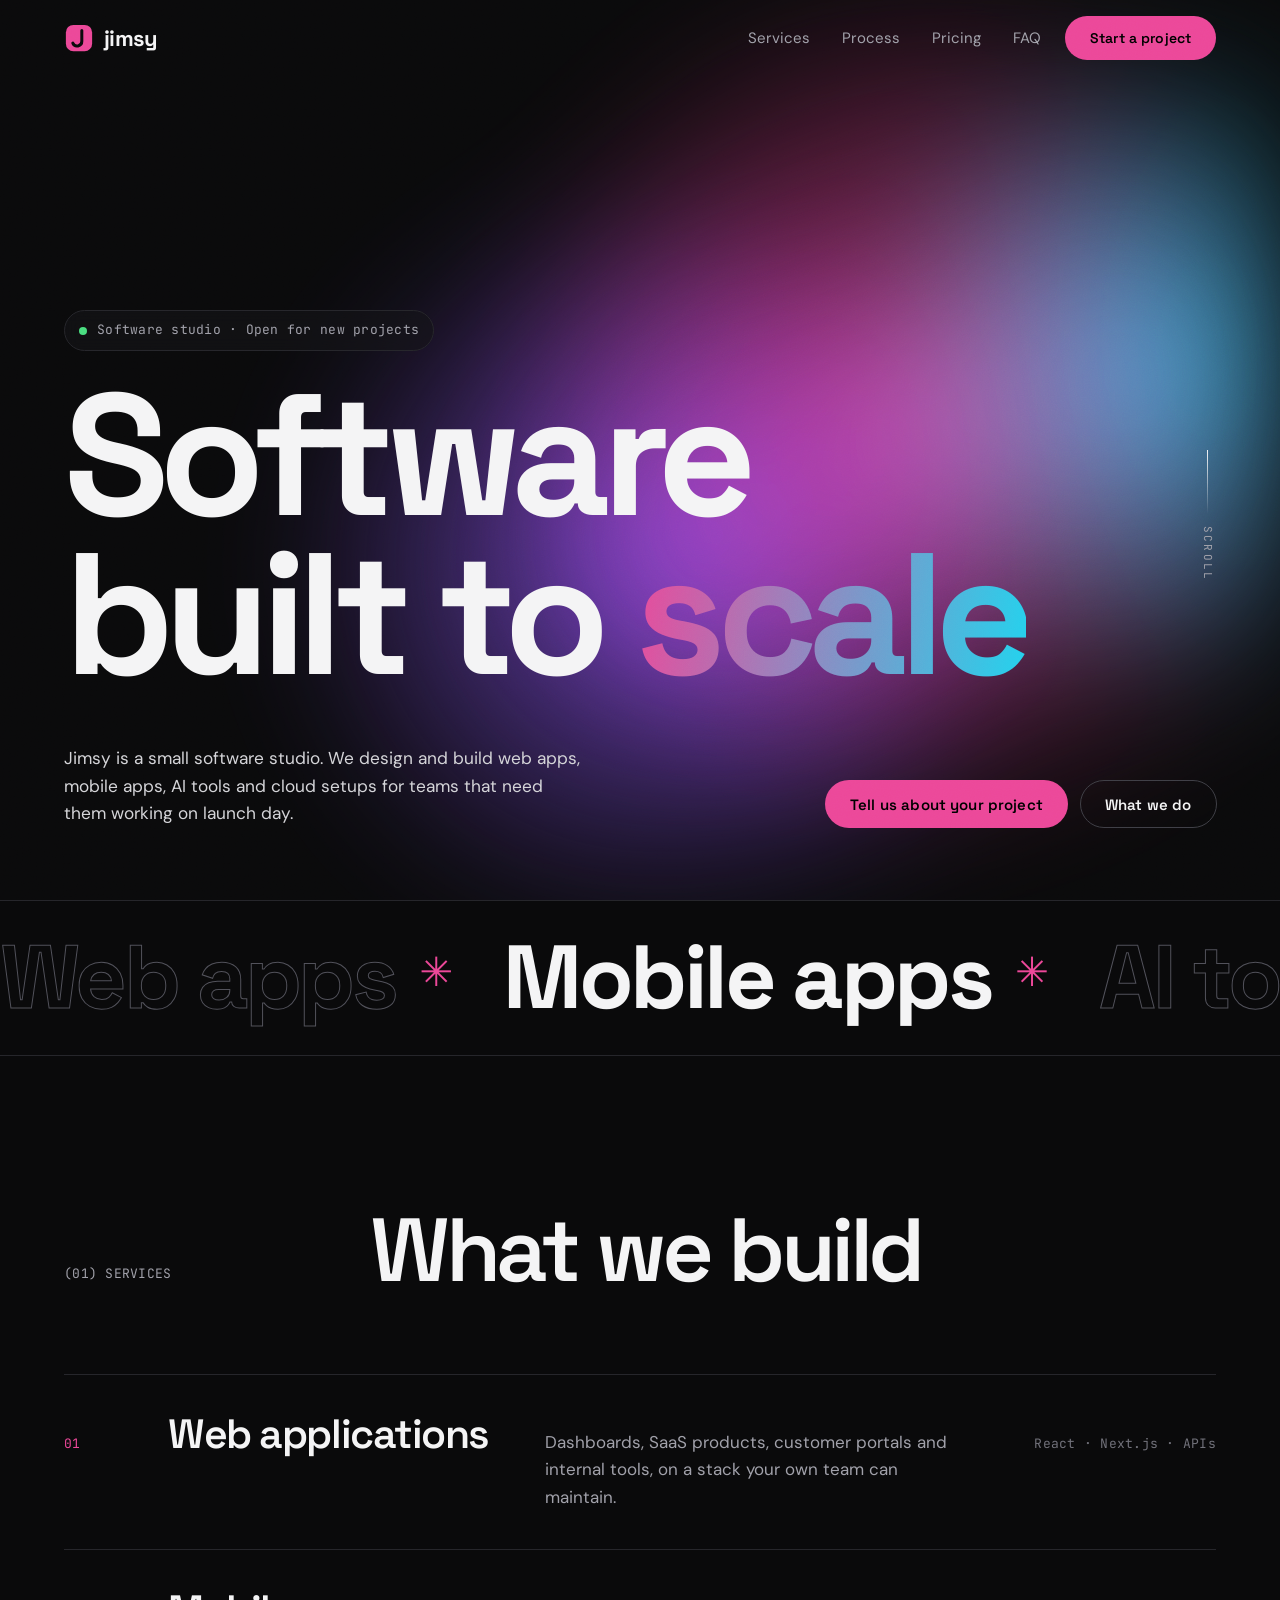
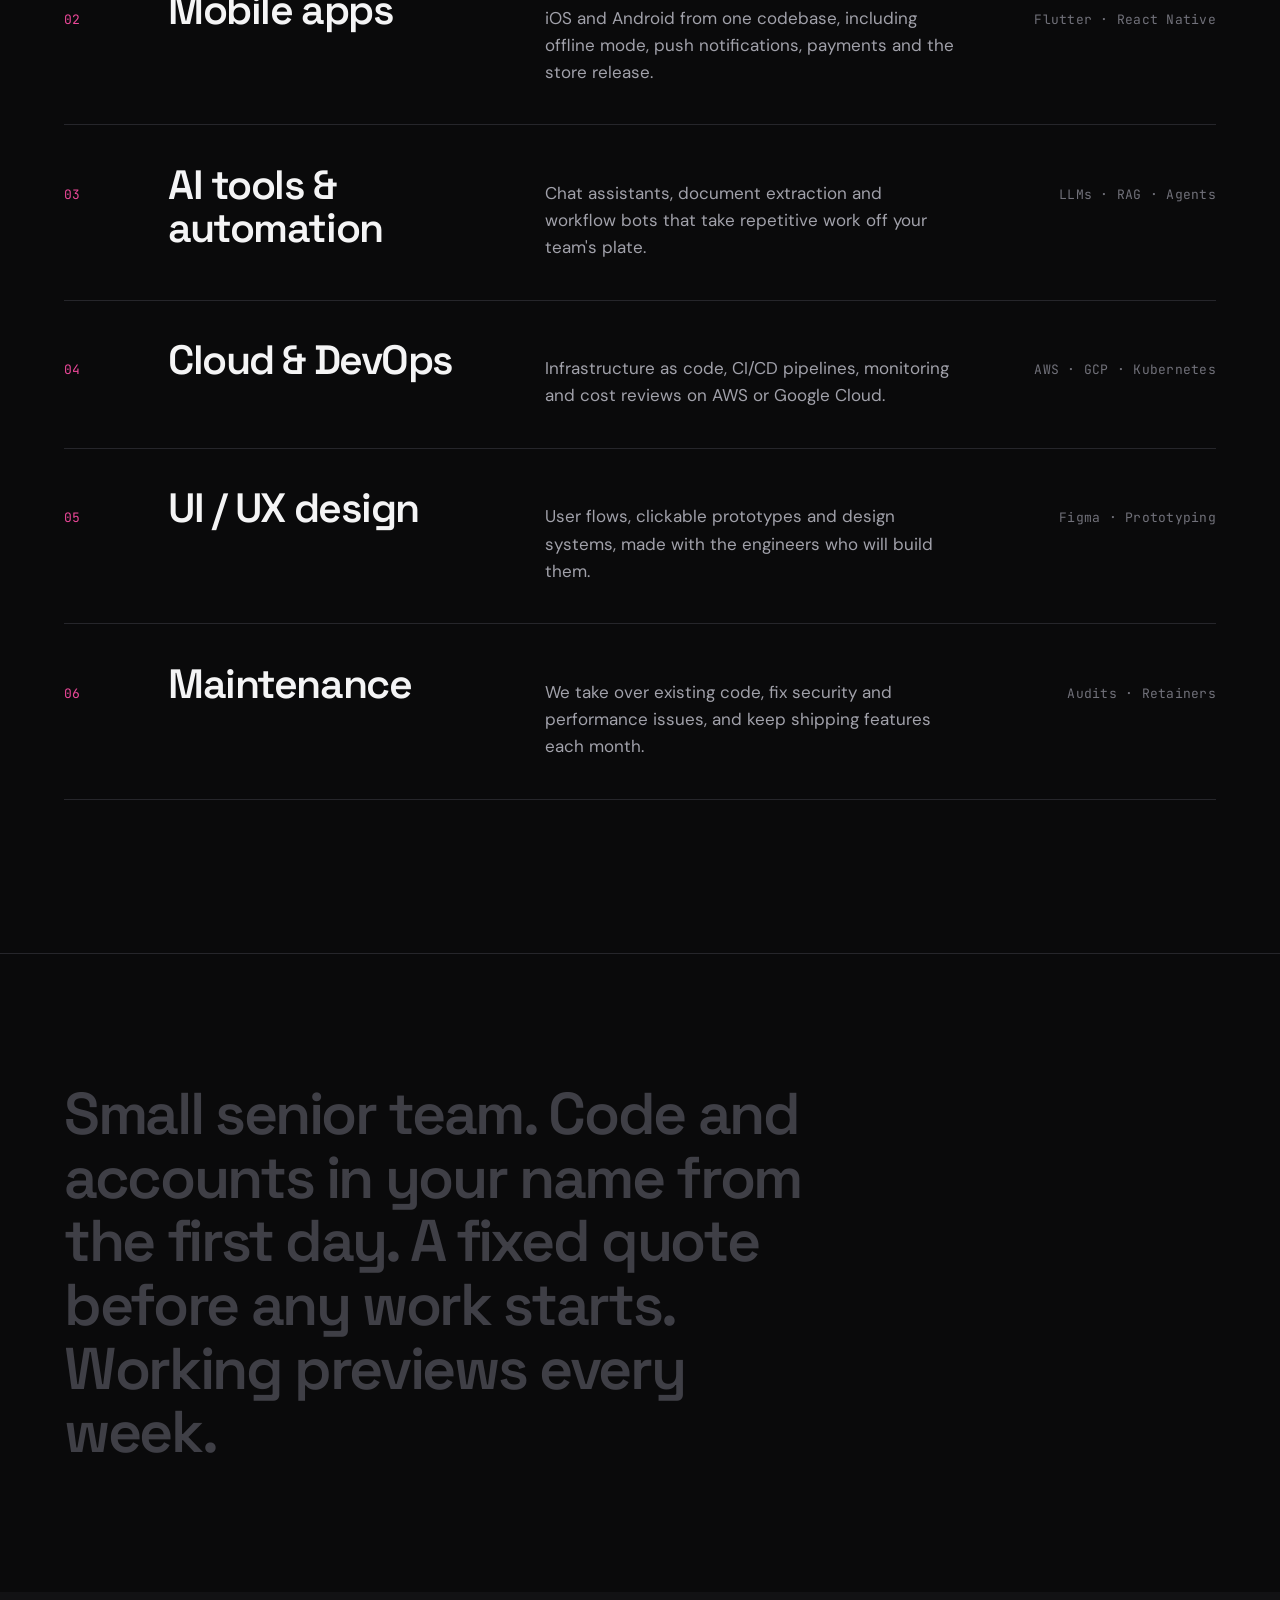
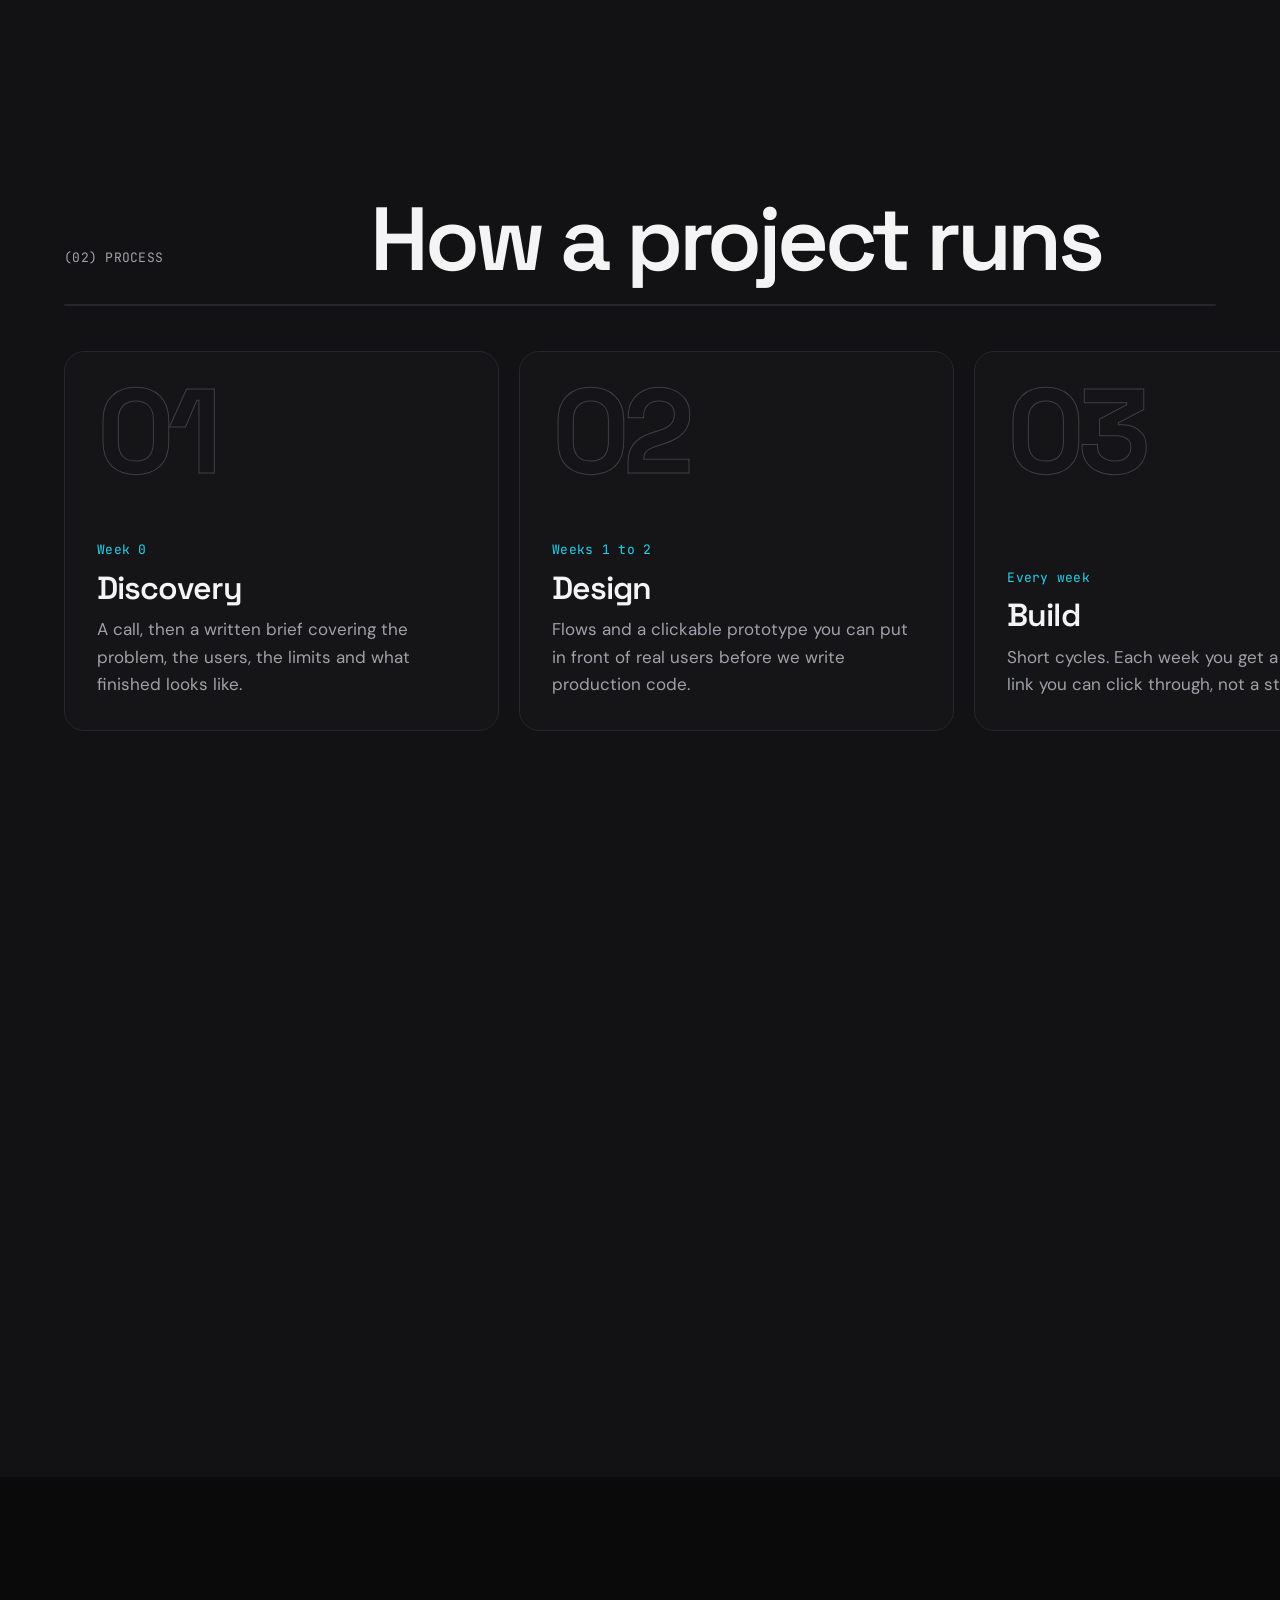
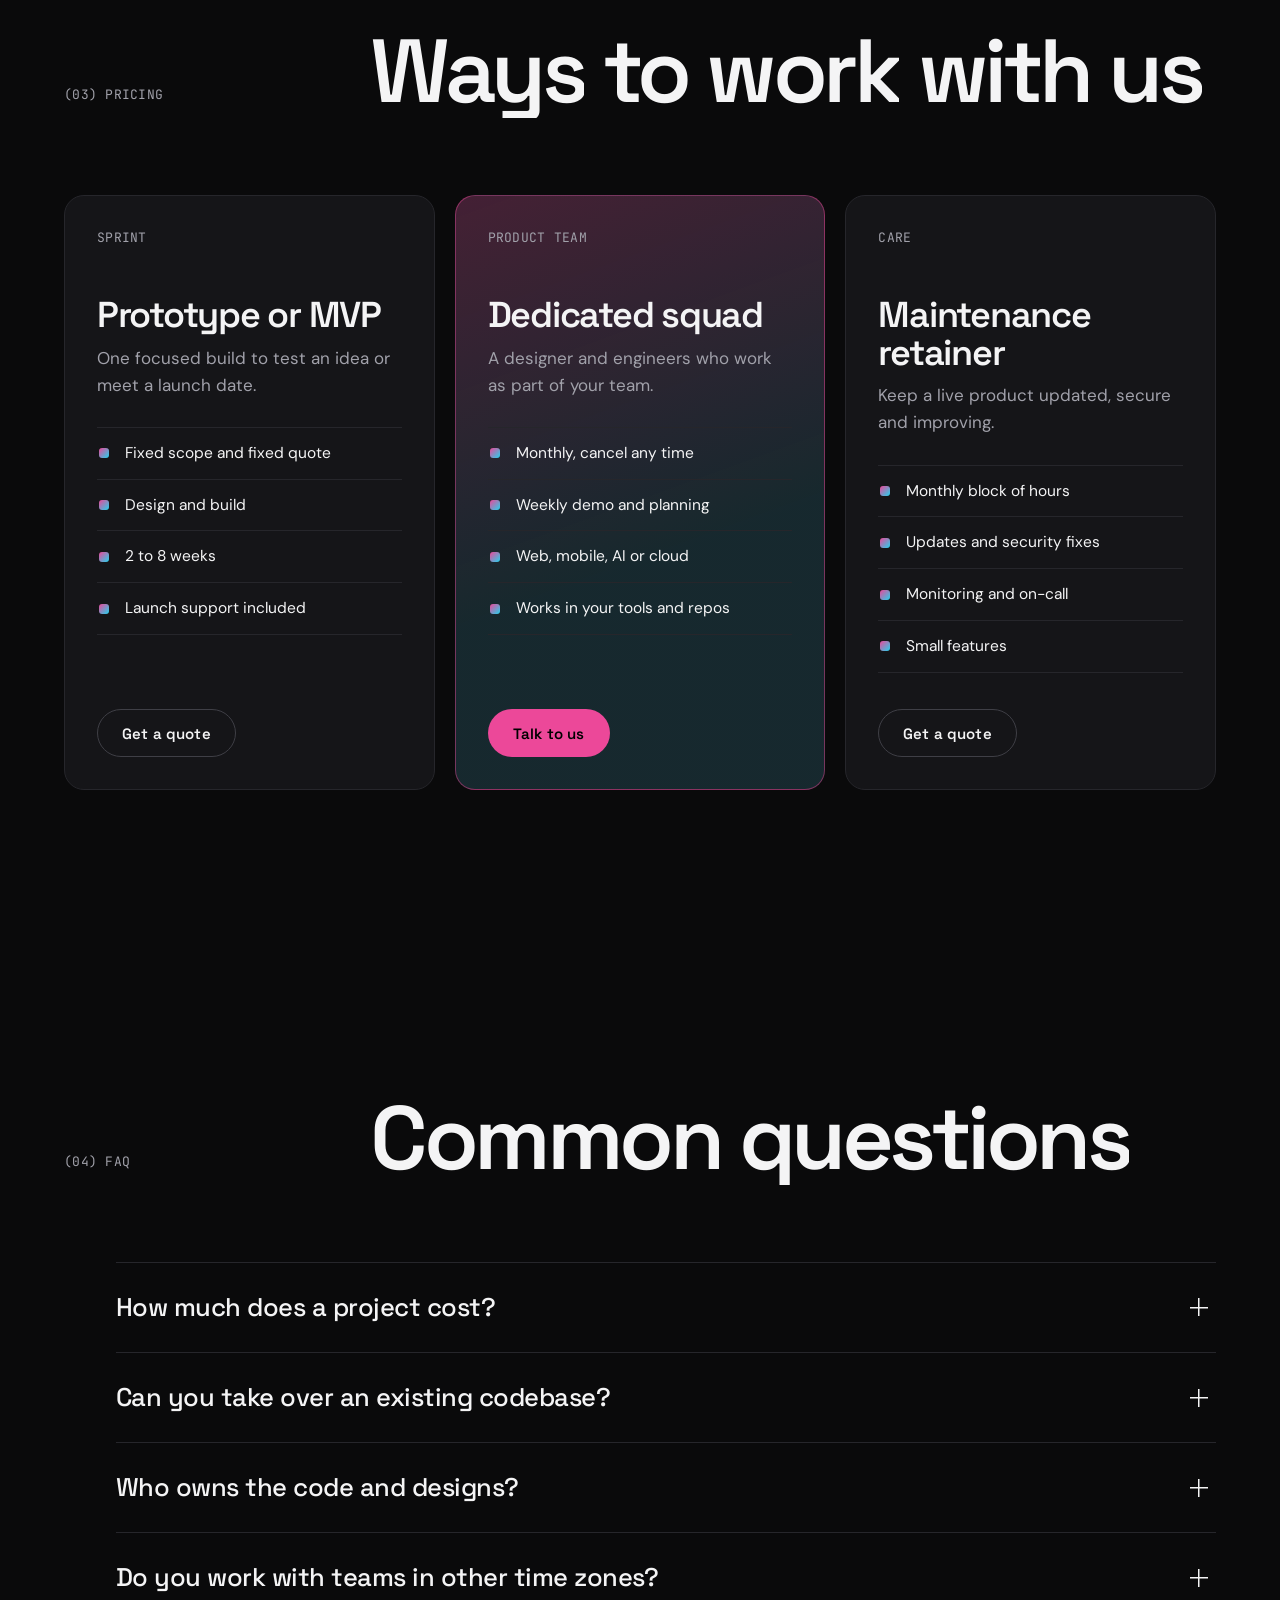
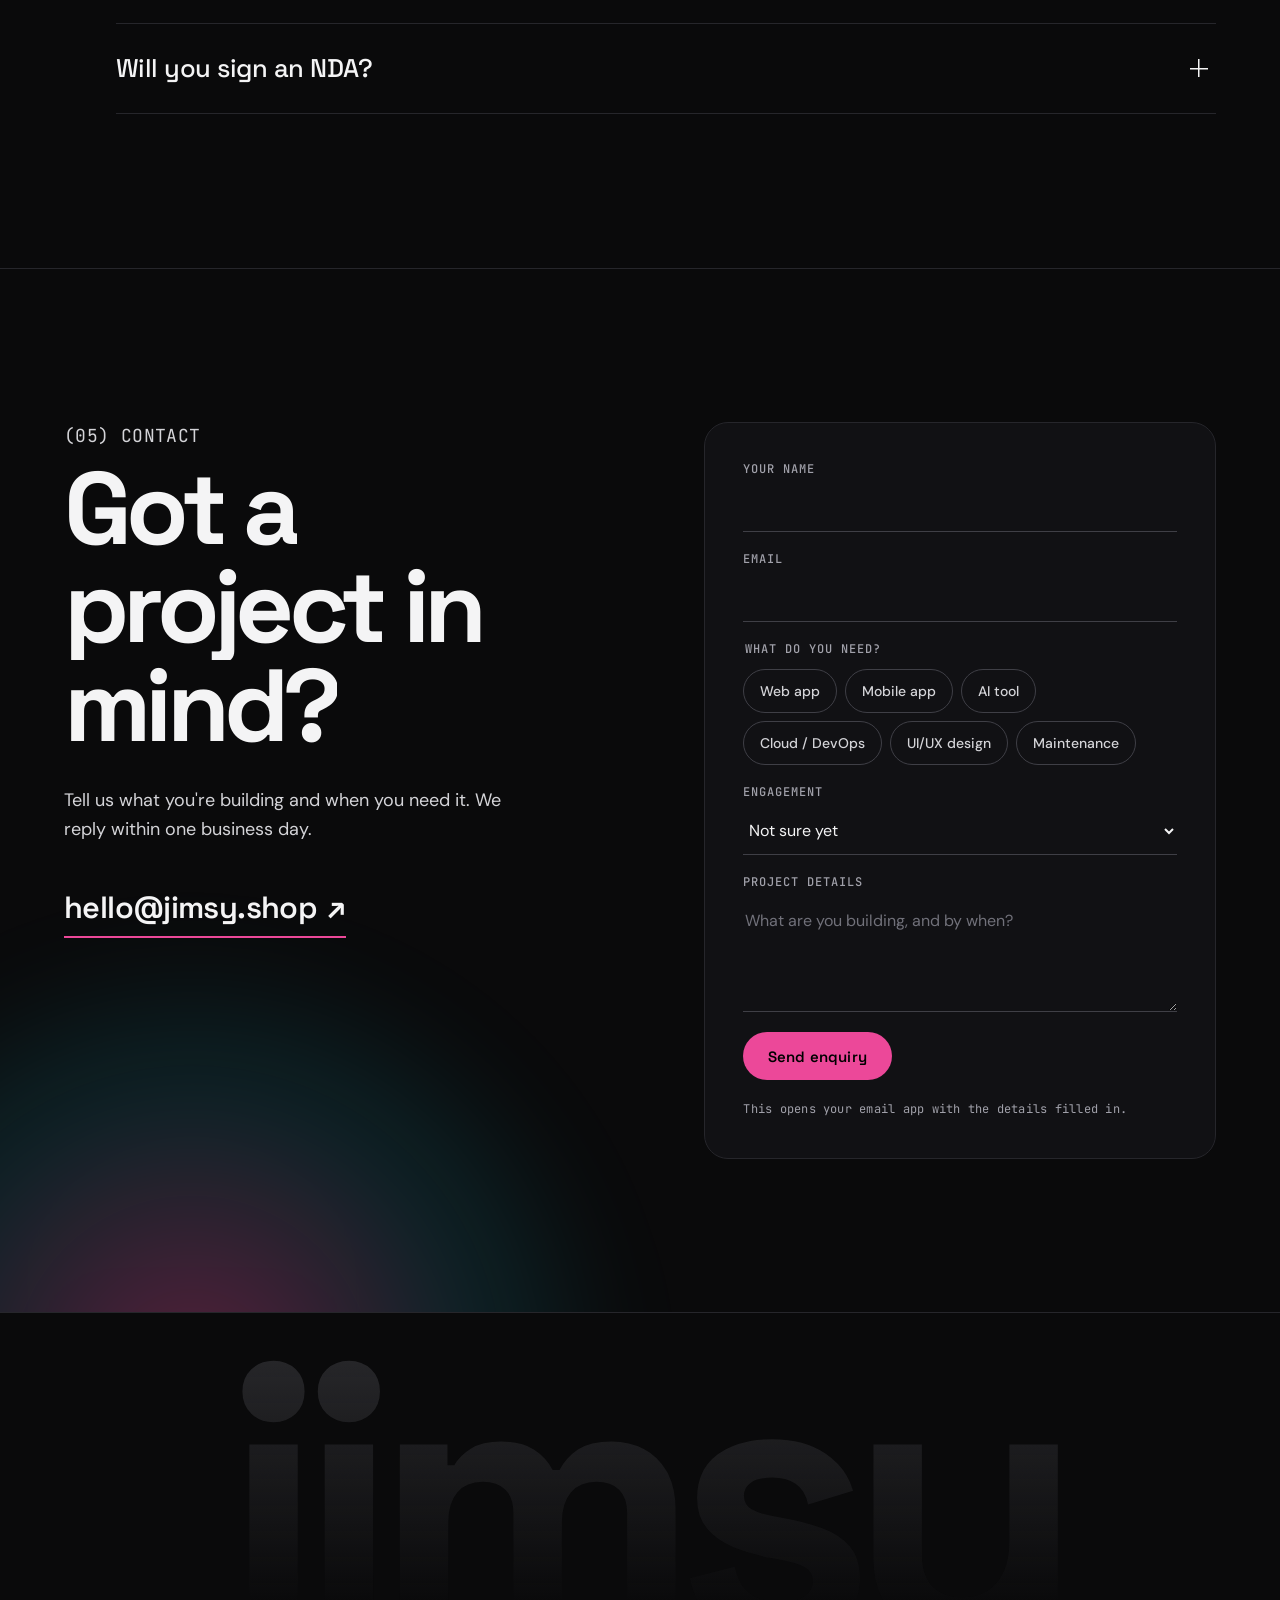
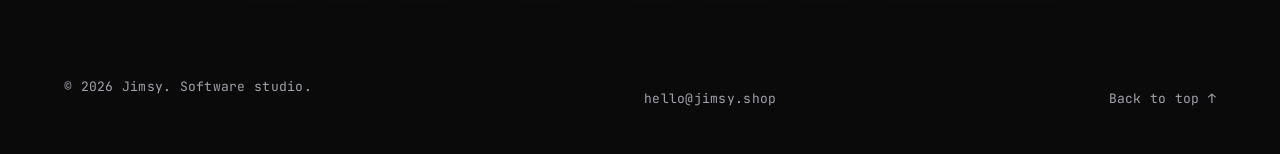
<file: index.html>
<!doctype html>
<html lang="en">
<head>
  <meta charset="utf-8">
  <meta name="viewport" content="width=device-width, initial-scale=1">
  <title>Jimsy | Software studio for web, mobile and AI</title>
  <meta name="description" content="Jimsy is a small software studio. We design and build web apps, mobile apps, AI tools and cloud setups.">
  <meta name="theme-color" content="#0a0a0b">
  <link rel="canonical" href="https://jimsy.shop/">
  <meta property="og:type" content="website">
  <meta property="og:title" content="Jimsy | Software studio for web, mobile and AI">
  <meta property="og:description" content="Web apps, mobile apps, AI tools and cloud setups, designed and built by one small team.">
  <meta property="og:url" content="https://jimsy.shop/">
  <meta property="og:image" content="https://jimsy.shop/og.svg">
  <meta name="twitter:card" content="summary_large_image">
  <link rel="icon" href="favicon.svg" type="image/svg+xml">
  <link rel="preconnect" href="https://fonts.googleapis.com">
  <link rel="preconnect" href="https://fonts.gstatic.com" crossorigin>
  <link href="https://fonts.googleapis.com/css2?family=Space+Grotesk:wght@400;500;600;700&family=DM+Sans:opsz,wght@9..40,400;9..40,500;9..40,700&family=JetBrains+Mono:wght@400;500&display=swap" rel="stylesheet">
  <link rel="stylesheet" href="styles.css">
  <script type="application/ld+json">
  {"@context":"https://schema.org","@type":"ProfessionalService","name":"Jimsy","url":"https://jimsy.shop/","description":"Software studio: web apps, mobile apps, AI tools, cloud and UI/UX design.","email":"hello@jimsy.shop"}
  </script>
</head>
<body>
  <a class="skip" href="#main">Skip to content</a>
  <div class="cursor" aria-hidden="true"></div>

  <header class="nav" id="top">
    <a class="brand" href="#top" aria-label="Jimsy home">
      <svg viewBox="0 0 32 32" aria-hidden="true"><rect x="2" y="2" width="28" height="28" rx="8" fill="var(--accent)"/><path d="M19 8v11.5a5 5 0 0 1-9.6 2" fill="none" stroke="var(--bg)" stroke-width="3.2" stroke-linecap="round"/></svg>
      <span>jimsy</span>
    </a>
    <nav aria-label="Primary">
      <ul class="nav-links">
        <li><a href="#services">Services</a></li>
        <li><a href="#process">Process</a></li>
        <li><a href="#engage">Pricing</a></li>
        <li><a href="#faq">FAQ</a></li>
      </ul>
    </nav>
    <a class="btn btn-accent nav-cta magnetic" href="#contact">Start a project</a>
    <button class="menu" aria-label="Open menu" aria-expanded="false" aria-controls="mobile-nav"><span></span><span></span></button>
  </header>
  <div class="mobile-nav" id="mobile-nav" hidden>
    <a href="#services">Services</a><a href="#process">Process</a><a href="#engage">Pricing</a><a href="#faq">FAQ</a><a href="#contact">Start a project</a>
  </div>

  <main id="main">
    <!-- HERO -->
    <section class="hero">
      <canvas id="orb" aria-hidden="true"></canvas>
      <div class="hero-inner">
        <p class="eyebrow mono"><span class="dot"></span>Software studio · Open for new projects</p>
        <h1 class="hero-title">
          <span class="line"><span>Software</span></span>
          <span class="line"><span>built to <i class="swap"><span id="swap-word">ship</span></i></span></span>
        </h1>
        <div class="hero-foot">
          <p class="lede">Jimsy is a small software studio. We design and build web apps, mobile apps, AI tools and cloud setups for teams that need them working on launch day.</p>
          <div class="hero-actions">
            <a class="btn btn-accent magnetic" href="#contact">Tell us about your project</a>
            <a class="btn btn-line magnetic" href="#services">What we do</a>
          </div>
        </div>
      </div>
      <a class="scroll-cue mono" href="#services" aria-label="Scroll to services"><span></span>Scroll</a>
    </section>

    <!-- MARQUEE -->
    <div class="marquee" aria-hidden="true">
      <div class="marquee-track">
        <span>Web apps</span><span>Mobile apps</span><span>AI tools</span><span>Cloud</span><span>UI/UX</span><span>Maintenance</span>
        <span>Web apps</span><span>Mobile apps</span><span>AI tools</span><span>Cloud</span><span>UI/UX</span><span>Maintenance</span>
      </div>
    </div>

    <!-- SERVICES -->
    <section class="section" id="services">
      <div class="section-head">
        <p class="kicker mono">(01) Services</p>
        <h2 class="h2 split">What we build</h2>
      </div>
      <ol class="rows">
        <li class="row reveal">
          <span class="row-n mono">01</span>
          <h3>Web applications</h3>
          <p>Dashboards, SaaS products, customer portals and internal tools, on a stack your own team can maintain.</p>
          <span class="row-tags mono">React · Next.js · APIs</span>
        </li>
        <li class="row reveal">
          <span class="row-n mono">02</span>
          <h3>Mobile apps</h3>
          <p>iOS and Android from one codebase, including offline mode, push notifications, payments and the store release.</p>
          <span class="row-tags mono">Flutter · React Native</span>
        </li>
        <li class="row reveal">
          <span class="row-n mono">03</span>
          <h3>AI tools &amp; automation</h3>
          <p>Chat assistants, document extraction and workflow bots that take repetitive work off your team's plate.</p>
          <span class="row-tags mono">LLMs · RAG · Agents</span>
        </li>
        <li class="row reveal">
          <span class="row-n mono">04</span>
          <h3>Cloud &amp; DevOps</h3>
          <p>Infrastructure as code, CI/CD pipelines, monitoring and cost reviews on AWS or Google Cloud.</p>
          <span class="row-tags mono">AWS · GCP · Kubernetes</span>
        </li>
        <li class="row reveal">
          <span class="row-n mono">05</span>
          <h3>UI / UX design</h3>
          <p>User flows, clickable prototypes and design systems, made with the engineers who will build them.</p>
          <span class="row-tags mono">Figma · Prototyping</span>
        </li>
        <li class="row reveal">
          <span class="row-n mono">06</span>
          <h3>Maintenance</h3>
          <p>We take over existing code, fix security and performance issues, and keep shipping features each month.</p>
          <span class="row-tags mono">Audits · Retainers</span>
        </li>
      </ol>
    </section>

    <!-- STATEMENT -->
    <section class="statement">
      <p class="statement-text" id="statement">Small senior team. Code and accounts in your name from the first day. A fixed quote before any work starts. Working previews every week.</p>
    </section>

    <!-- PROCESS (horizontal pin on desktop) -->
    <section class="process" id="process">
      <div class="process-pin">
        <div class="process-head">
          <p class="kicker mono">(02) Process</p>
          <h2 class="h2">How a project runs</h2>
          <div class="progress" aria-hidden="true"><span id="progress-bar"></span></div>
        </div>
        <div class="track" id="track">
          <article class="card">
            <span class="card-n">01</span>
            <p class="mono card-when">Week 0</p>
            <h3>Discovery</h3>
            <p>A call, then a written brief covering the problem, the users, the limits and what finished looks like.</p>
          </article>
          <article class="card">
            <span class="card-n">02</span>
            <p class="mono card-when">Weeks 1 to 2</p>
            <h3>Design</h3>
            <p>Flows and a clickable prototype you can put in front of real users before we write production code.</p>
          </article>
          <article class="card">
            <span class="card-n">03</span>
            <p class="mono card-when">Every week</p>
            <h3>Build</h3>
            <p>Short cycles. Each week you get a preview link you can click through, not a status report.</p>
          </article>
          <article class="card">
            <span class="card-n">04</span>
            <p class="mono card-when">Launch and after</p>
            <h3>Launch &amp; support</h3>
            <p>Release, monitoring and handover notes. The repos, cloud accounts and passwords stay with you.</p>
          </article>
        </div>
      </div>
    </section>

    <!-- ENGAGEMENTS -->
    <section class="section" id="engage">
      <div class="section-head">
        <p class="kicker mono">(03) Pricing</p>
        <h2 class="h2 split">Ways to work with us</h2>
      </div>
      <div class="plans">
        <article class="plan reveal">
          <p class="plan-name mono">Sprint</p>
          <h3>Prototype or MVP</h3>
          <p class="plan-desc">One focused build to test an idea or meet a launch date.</p>
          <ul class="plan-list"><li>Fixed scope and fixed quote</li><li>Design and build</li><li>2 to 8 weeks</li><li>Launch support included</li></ul>
          <a class="btn btn-line" href="#contact" data-plan="Sprint">Get a quote</a>
        </article>
        <article class="plan plan-feature reveal">
          <p class="plan-name mono">Product team</p>
          <h3>Dedicated squad</h3>
          <p class="plan-desc">A designer and engineers who work as part of your team.</p>
          <ul class="plan-list"><li>Monthly, cancel any time</li><li>Weekly demo and planning</li><li>Web, mobile, AI or cloud</li><li>Works in your tools and repos</li></ul>
          <a class="btn btn-accent" href="#contact" data-plan="Product team">Talk to us</a>
        </article>
        <article class="plan reveal">
          <p class="plan-name mono">Care</p>
          <h3>Maintenance retainer</h3>
          <p class="plan-desc">Keep a live product updated, secure and improving.</p>
          <ul class="plan-list"><li>Monthly block of hours</li><li>Updates and security fixes</li><li>Monitoring and on-call</li><li>Small features</li></ul>
          <a class="btn btn-line" href="#contact" data-plan="Care">Get a quote</a>
        </article>
      </div>
    </section>

    <!-- FAQ -->
    <section class="section faq" id="faq">
      <div class="section-head">
        <p class="kicker mono">(04) FAQ</p>
        <h2 class="h2 split">Common questions</h2>
      </div>
      <div class="faq-list">
        <details class="reveal"><summary>How much does a project cost?</summary><p>It depends on the scope. After a short call we send a written fixed quote, so you know the price before work begins.</p></details>
        <details class="reveal"><summary>Can you take over an existing codebase?</summary><p>Yes. We start with a short paid audit, walk you through what we found, and agree a plan for fixes and new features.</p></details>
        <details class="reveal"><summary>Who owns the code and designs?</summary><p>You do. The work lives in your repositories and accounts, and full rights pass to you once invoices are paid.</p></details>
        <details class="reveal"><summary>Do you work with teams in other time zones?</summary><p>Yes. We work remotely and keep a few hours of overlap each day for calls.</p></details>
        <details class="reveal"><summary>Will you sign an NDA?</summary><p>Yes. Send us yours, or we can share a standard mutual NDA.</p></details>
      </div>
    </section>

    <!-- CONTACT -->
    <section class="contact" id="contact">
      <div class="contact-inner">
        <div class="contact-copy">
          <p class="kicker mono">(05) Contact</p>
          <h2 class="contact-title split">Got a project in mind?</h2>
          <p>Tell us what you're building and when you need it. We reply within one business day.</p>
          <a class="mail magnetic" href="mailto:hello@jimsy.shop">hello@jimsy.shop <span aria-hidden="true">↗</span></a>
        </div>
        <form class="form reveal" id="contact-form" novalidate>
          <label>Your name<input name="name" autocomplete="name" required></label>
          <label>Email<input name="email" type="email" autocomplete="email" required></label>
          <fieldset>
            <legend>What do you need?</legend>
            <div class="chips">
              <label><input type="checkbox" name="need" value="Web app"><span>Web app</span></label>
              <label><input type="checkbox" name="need" value="Mobile app"><span>Mobile app</span></label>
              <label><input type="checkbox" name="need" value="AI tool"><span>AI tool</span></label>
              <label><input type="checkbox" name="need" value="Cloud / DevOps"><span>Cloud / DevOps</span></label>
              <label><input type="checkbox" name="need" value="UI/UX design"><span>UI/UX design</span></label>
              <label><input type="checkbox" name="need" value="Maintenance"><span>Maintenance</span></label>
            </div>
          </fieldset>
          <label>Engagement
            <select name="plan"><option>Not sure yet</option><option>Sprint</option><option>Product team</option><option>Care</option></select>
          </label>
          <label>Project details<textarea name="message" rows="4" placeholder="What are you building, and by when?" required></textarea></label>
          <button class="btn btn-accent magnetic" type="submit">Send enquiry</button>
          <p class="form-note mono" id="form-note" role="status">This opens your email app with the details filled in.</p>
        </form>
      </div>
    </section>
  </main>

  <footer class="footer">
    <div class="footer-big" aria-hidden="true">jimsy</div>
    <div class="footer-row mono">
      <span>© <span id="year">2026</span> Jimsy. Software studio.</span>
      <a href="mailto:hello@jimsy.shop">hello@jimsy.shop</a>
      <a href="#top">Back to top ↑</a>
    </div>
  </footer>

  <script src="main.js" defer></script>
</body>
</html>
</file>
<file: styles.css>
/* Jimsy | dark, motion-driven. Tokens follow the ui-ux-pro-max design system
   (Motion-Driven style, Space Grotesk + DM Sans, creative-agency pink + cyan on dark). */
:root {
  --bg: #0a0a0b;
  --bg-2: #121214;
  --card: #151518;
  --fg: #f4f4f5;
  --muted: #a1a1aa;            /* 7.5:1 on --bg */
  --line: #26262b;
  --primary: #ec4899;          /* CTA fill, black label (on-primary) */
  --on-primary: #000;
  --cyan: #22d3ee;
  --accent: var(--primary);
  --head: "Space Grotesk", system-ui, sans-serif;
  --body: "DM Sans", system-ui, -apple-system, Segoe UI, sans-serif;
  --mono: "JetBrains Mono", ui-monospace, Consolas, monospace;
  --pad: clamp(20px, 5vw, 80px);
  --radius: 20px;
  --ease: cubic-bezier(.22, 1, .36, 1);
  --dur: 350ms;
}

*, *::before, *::after { box-sizing: border-box; }
html { scroll-behavior: smooth; -webkit-text-size-adjust: 100%; }
body { margin: 0; background: var(--bg); color: var(--fg); font: 400 17px/1.6 var(--body); -webkit-font-smoothing: antialiased; overflow-x: clip; }
body::after { /* film grain */
  content: ""; position: fixed; inset: 0; pointer-events: none; z-index: 90; opacity: .06; mix-blend-mode: overlay;
  background-image: url("data:image/svg+xml,%3Csvg xmlns='http://www.w3.org/2000/svg' width='160' height='160'%3E%3Cfilter id='n'%3E%3CfeTurbulence type='fractalNoise' baseFrequency='.85' numOctaves='3'/%3E%3C/filter%3E%3Crect width='100%25' height='100%25' filter='url(%23n)'/%3E%3C/svg%3E");
}
img, svg { display: block; }
a { color: inherit; }
a, button, summary, label, select { cursor: pointer; }
::selection { background: var(--primary); color: var(--on-primary); }
:focus-visible { outline: 2px solid var(--cyan); outline-offset: 3px; border-radius: 6px; }
.mono { font-family: var(--mono); font-size: 13px; letter-spacing: .02em; }
.skip { position: absolute; left: -999px; top: 8px; background: var(--fg); color: var(--bg); padding: 10px 14px; border-radius: 8px; z-index: 200; }
.skip:focus { left: 8px; }

/* custom cursor (fine pointers only) */
.cursor { position: fixed; left: 0; top: 0; width: 10px; height: 10px; margin: -5px 0 0 -5px; border-radius: 50%; background: var(--fg); mix-blend-mode: difference; pointer-events: none; z-index: 150; opacity: 0; transition: width var(--dur) var(--ease), height var(--dur) var(--ease), margin var(--dur) var(--ease), opacity .2s; }
.cursor.on { opacity: 1; }
.cursor.big { width: 56px; height: 56px; margin: -28px 0 0 -28px; }
@media (pointer: coarse) { .cursor { display: none; } }

/* buttons */
.btn { display: inline-flex; align-items: center; justify-content: center; gap: .5em; min-height: 48px; padding: 0 24px; border-radius: 999px; border: 1px solid transparent; font: 600 15px/1 var(--head); text-decoration: none; letter-spacing: .01em; transition: background var(--dur) var(--ease), color var(--dur) var(--ease), border-color var(--dur) var(--ease), transform var(--dur) var(--ease); will-change: transform; }
.btn-accent { background: var(--primary); color: var(--on-primary); }
.btn-accent:hover { background: var(--fg); }
.btn-line { border-color: #3f3f46; color: var(--fg); }
.btn-line:hover { border-color: var(--fg); background: var(--fg); color: var(--bg); }

/* nav */
.nav { position: fixed; inset: 0 0 auto; z-index: 60; display: flex; align-items: center; gap: 24px; padding: 16px var(--pad); transition: background var(--dur), border-color var(--dur), transform .5s var(--ease); border-bottom: 1px solid transparent; }
.nav.scrolled { background: rgba(10,10,11,.72); backdrop-filter: blur(16px); -webkit-backdrop-filter: blur(16px); border-bottom-color: var(--line); }
.nav.hide { transform: translateY(-100%); }
.brand { display: flex; align-items: center; gap: 10px; min-height: 44px; text-decoration: none; font: 700 22px/1 var(--head); letter-spacing: -.03em; }
.brand svg { width: 30px; height: 30px; }
.nav nav { margin-left: auto; }
.nav-links { display: flex; gap: 32px; list-style: none; margin: 0; padding: 0; }
.nav-links a { text-decoration: none; font-size: 15px; color: var(--muted); transition: color var(--dur); padding: 12px 0; }
.nav-links a:hover { color: var(--fg); }
.nav-cta { min-height: 44px; font-size: 14px; }
.menu { display: none; margin-left: auto; width: 48px; height: 48px; border: 1px solid #3f3f46; border-radius: 50%; background: none; flex-direction: column; justify-content: center; align-items: center; gap: 6px; }
.menu span { width: 18px; height: 1.5px; background: var(--fg); transition: transform var(--dur) var(--ease); }
.menu[aria-expanded="true"] span:first-child { transform: translateY(3.75px) rotate(45deg); }
.menu[aria-expanded="true"] span:last-child { transform: translateY(-3.75px) rotate(-45deg); }
.mobile-nav { position: fixed; inset: 0; z-index: 55; background: var(--bg); padding: 110px var(--pad) 40px; display: flex; flex-direction: column; }
.mobile-nav[hidden] { display: none; }
.mobile-nav a { font: 600 clamp(36px, 11vw, 52px)/1.25 var(--head); letter-spacing: -.03em; text-decoration: none; border-bottom: 1px solid var(--line); padding: 12px 0; }

/* hero */
.hero { position: relative; min-height: 100svh; display: flex; align-items: flex-end; padding: 140px var(--pad) clamp(48px, 8vh, 96px); overflow: hidden; isolation: isolate; }
#orb { position: absolute; inset: 0; width: 100%; height: 100%; z-index: -1; filter: blur(60px) saturate(1.2); opacity: .9; }
.hero::before { content: ""; position: absolute; inset: 0; z-index: -1; background: radial-gradient(120% 80% at 50% 120%, transparent 30%, var(--bg) 75%), linear-gradient(to bottom, transparent 60%, var(--bg)); pointer-events: none; }
.hero-inner { width: 100%; }
.eyebrow { display: inline-flex; align-items: center; gap: 10px; padding: 9px 14px; border: 1px solid var(--line); border-radius: 999px; background: rgba(21,21,24,.6); backdrop-filter: blur(8px); color: var(--muted); margin: 0 0 28px; }
.dot { width: 8px; height: 8px; border-radius: 50%; background: #4ade80; animation: pulse 2s infinite; }
@keyframes pulse { 0% { box-shadow: 0 0 0 0 rgba(74,222,128,.5); } 70%, 100% { box-shadow: 0 0 0 10px rgba(74,222,128,0); } }
.hero-title { font: 700 clamp(56px, 13.5vw, 220px)/.88 var(--head); letter-spacing: -.055em; margin: 0; text-wrap: balance; }
.line { display: block; overflow: hidden; padding-bottom: .04em; }
.line > span { display: inline-block; transform: translateY(105%); transition: transform 1.1s var(--ease); }
.loaded .line > span { transform: none; }
.loaded .line:nth-child(2) > span { transition-delay: .12s; }
.swap { font-style: normal; background: linear-gradient(100deg, var(--primary), var(--cyan)); -webkit-background-clip: text; background-clip: text; color: transparent; display: inline-block; }
#swap-word { display: inline-block; transition: opacity .3s, transform .45s var(--ease), filter .3s; }
#swap-word.out { opacity: 0; transform: translateY(.3em); filter: blur(8px); }
.hero-foot { display: flex; justify-content: space-between; align-items: flex-end; gap: 32px 48px; flex-wrap: wrap; margin-top: clamp(28px, 4vw, 48px); }
.lede { max-width: 520px; font-size: clamp(17px, 1.35vw, 20px); color: #d4d4d8; margin: 0; }
.hero-actions { display: flex; flex-wrap: wrap; gap: 12px; }
.scroll-cue { position: absolute; right: var(--pad); top: 50%; writing-mode: vertical-rl; color: var(--muted); text-decoration: none; display: flex; align-items: center; gap: 12px; text-transform: uppercase; letter-spacing: .2em; font-size: 11px; }
.scroll-cue span { width: 1px; height: 64px; background: linear-gradient(var(--fg), transparent); animation: cue 2.2s var(--ease) infinite; transform-origin: top; }
@keyframes cue { 0% { transform: scaleY(0); } 50% { transform: scaleY(1); } 100% { transform: scaleY(1); opacity: 0; } }

/* marquee */
.marquee { overflow: hidden; border-block: 1px solid var(--line); padding: clamp(18px, 2.5vw, 32px) 0; }
.marquee-track { display: flex; width: max-content; animation: marquee 32s linear infinite; }
.marquee-track span { font: 700 clamp(40px, 7vw, 104px)/1 var(--head); letter-spacing: -.04em; padding-right: .6em; white-space: nowrap; color: transparent; -webkit-text-stroke: 1px #52525b; transition: color var(--dur); }
.marquee-track span:nth-child(3n+2) { color: var(--fg); -webkit-text-stroke: 0; }
.marquee-track span::after { content: "✳"; font-size: .45em; vertical-align: .55em; margin-left: .6em; color: var(--primary); -webkit-text-stroke: 0; }
@keyframes marquee { to { transform: translateX(-50%); } }

/* sections */
.section { padding: clamp(96px, 12vw, 180px) var(--pad); }
.section-head { display: grid; grid-template-columns: minmax(160px, 1fr) 3fr; gap: 24px; margin-bottom: clamp(48px, 6vw, 96px); align-items: end; }
.kicker { color: var(--muted); margin: 0 0 12px; text-transform: uppercase; }
.h2 { font: 600 clamp(44px, 7vw, 112px)/.92 var(--head); letter-spacing: -.05em; margin: 0; }
.split .w { display: inline-block; overflow: hidden; vertical-align: top; padding-bottom: .06em; }
.split .w > span { display: inline-block; transform: translateY(105%); transition: transform .9s var(--ease); }
.split.in .w > span { transform: none; }

/* service rows */
.rows { list-style: none; margin: 0; padding: 0; border-top: 1px solid var(--line); }
.row { position: relative; display: grid; grid-template-columns: 80px minmax(0, 1.2fr) minmax(0, 1.4fr) minmax(0, .8fr); gap: 24px; align-items: baseline; padding: clamp(28px, 3vw, 44px) 0; border-bottom: 1px solid var(--line); isolation: isolate; }
.row::before { content: ""; position: absolute; inset: 0 calc(var(--pad) * -1); z-index: -1; background: linear-gradient(90deg, rgba(236,72,153,.14), rgba(34,211,238,.08)); transform: scaleY(0); transform-origin: bottom; transition: transform .5s var(--ease); }
.row:hover::before { transform: scaleY(1); }
.row-n { color: var(--primary); }
.row h3 { font: 600 clamp(28px, 3.2vw, 48px)/1.05 var(--head); letter-spacing: -.035em; margin: 0; transition: transform .5s var(--ease); }
.row:hover h3 { transform: translateX(12px); }
.row p { margin: 0; color: var(--muted); max-width: 46ch; }
.row-tags { color: #71717a; text-align: right; }

/* statement */
.statement { padding: clamp(80px, 10vw, 160px) var(--pad); border-top: 1px solid var(--line); }
.statement-text { font: 600 clamp(32px, 4.6vw, 72px)/1.08 var(--head); letter-spacing: -.04em; margin: 0; max-width: 20ch; }
.statement-text .w { color: #3f3f46; transition: color .4s; }
.statement-text .w.lit { color: var(--fg); }

/* process: horizontal pin on desktop */
.process { position: relative; background: var(--bg-2); }
.process-pin { position: sticky; top: 0; min-height: 100vh; display: flex; flex-direction: column; justify-content: center; gap: clamp(32px, 5vh, 56px); padding: 110px 0 64px; overflow: hidden; }
.process-head { padding: 0 var(--pad); display: grid; grid-template-columns: minmax(160px, 1fr) 3fr; align-items: end; gap: 24px; }
.process-head .progress { grid-column: 1 / -1; height: 2px; background: var(--line); border-radius: 2px; overflow: hidden; }
.progress span { display: block; height: 100%; width: 100%; background: linear-gradient(90deg, var(--primary), var(--cyan)); transform: scaleX(0); transform-origin: left; }
.track { display: flex; gap: 20px; padding: 0 var(--pad); will-change: transform; }
.card { position: relative; flex: 0 0 clamp(300px, 34vw, 480px); min-height: 380px; background: var(--card); border: 1px solid var(--line); border-radius: var(--radius); padding: 32px; display: flex; flex-direction: column; overflow: hidden; }
.card::after { content: ""; position: absolute; inset: 0; border-radius: inherit; pointer-events: none; background: radial-gradient(400px circle at var(--mx, 50%) var(--my, 0%), rgba(236,72,153,.16), transparent 50%); opacity: 0; transition: opacity var(--dur); }
.card:hover::after { opacity: 1; }
.card-n { font: 700 120px/.8 var(--head); letter-spacing: -.06em; color: transparent; -webkit-text-stroke: 1px #3f3f46; }
.card-when { color: var(--cyan); margin: auto 0 10px; }
.card h3 { font: 600 32px/1.1 var(--head); letter-spacing: -.03em; margin: 0 0 10px; }
.card p:last-child { margin: 0; color: var(--muted); }

/* plans */
.plans { display: grid; grid-template-columns: repeat(3, 1fr); gap: 20px; }
.plan { position: relative; border: 1px solid var(--line); border-radius: var(--radius); padding: 32px; display: flex; flex-direction: column; background: var(--card); overflow: hidden; transition: border-color var(--dur), transform .5s var(--ease); }
.plan:hover { border-color: #52525b; transform: translateY(-6px); }
.plan::after { content: ""; position: absolute; inset: 0; pointer-events: none; background: radial-gradient(360px circle at var(--mx, 50%) var(--my, 0%), rgba(34,211,238,.12), transparent 55%); opacity: 0; transition: opacity var(--dur); }
.plan:hover::after { opacity: 1; }
.plan-name { color: var(--muted); text-transform: uppercase; margin: 0; }
.plan h3 { font: 600 36px/1.05 var(--head); letter-spacing: -.035em; margin: 48px 0 10px; }
.plan-desc { color: var(--muted); margin: 0 0 28px; }
.plan-list { list-style: none; padding: 0; margin: 0 0 36px; border-top: 1px solid var(--line); }
.plan-list li { padding: 13px 0 13px 28px; border-bottom: 1px solid var(--line); position: relative; font-size: 15.5px; }
.plan-list li::before { content: ""; position: absolute; left: 2px; top: 50%; width: 10px; height: 10px; margin-top: -5px; border-radius: 3px; background: linear-gradient(135deg, var(--primary), var(--cyan)); }
.plan .btn { margin-top: auto; align-self: flex-start; }
.plan-feature { background: linear-gradient(160deg, rgba(236,72,153,.22), rgba(34,211,238,.10) 60%), var(--card); border-color: rgba(236,72,153,.45); }

/* faq */
.faq-list { border-top: 1px solid var(--line); max-width: 1100px; margin-left: auto; }
.faq details { border-bottom: 1px solid var(--line); }
.faq summary { list-style: none; padding: 28px 56px 28px 0; position: relative; font: 500 clamp(20px, 2vw, 28px)/1.3 var(--head); letter-spacing: -.02em; transition: color var(--dur); }
.faq summary:hover { color: var(--primary); }
.faq summary::-webkit-details-marker { display: none; }
.faq summary::after { content: ""; position: absolute; right: 8px; top: 50%; width: 18px; height: 18px; margin-top: -9px; background: linear-gradient(var(--fg), var(--fg)) center/100% 1.5px no-repeat, linear-gradient(var(--fg), var(--fg)) center/1.5px 100% no-repeat; transition: transform var(--dur) var(--ease); }
.faq details[open] summary::after { transform: rotate(45deg); }
.faq details p { margin: -8px 0 28px; color: var(--muted); max-width: 62ch; }

/* contact */
.contact { position: relative; padding: clamp(96px, 12vw, 180px) var(--pad); overflow: hidden; isolation: isolate; border-top: 1px solid var(--line); }
.contact::before { content: ""; position: absolute; z-index: -1; width: 70vw; height: 70vw; max-width: 1000px; max-height: 1000px; left: -20vw; bottom: -40vw; border-radius: 50%; background: radial-gradient(circle, rgba(236,72,153,.35), rgba(34,211,238,.12) 45%, transparent 70%); filter: blur(40px); }
.contact-inner { display: grid; grid-template-columns: 1.1fr 1fr; gap: clamp(40px, 6vw, 112px); align-items: start; }
.contact-title { font: 700 clamp(52px, 8vw, 132px)/.9 var(--head); letter-spacing: -.055em; margin: 0 0 28px; }
.contact-copy p { max-width: 40ch; font-size: 18px; color: #d4d4d8; }
.mail { display: inline-flex; align-items: center; gap: 10px; margin-top: 20px; font: 600 clamp(22px, 2.4vw, 32px)/1 var(--head); letter-spacing: -.02em; text-decoration: none; padding: 12px 0; border-bottom: 2px solid var(--primary); }
.form { background: rgba(21,21,24,.75); backdrop-filter: blur(12px); border: 1px solid var(--line); border-radius: 24px; padding: clamp(24px, 3vw, 40px); display: grid; gap: 20px; }
.form > label, .form legend { display: grid; gap: 8px; font: 500 12px/1.2 var(--mono); color: var(--muted); text-transform: uppercase; letter-spacing: .08em; }
.form input:not([type=checkbox]), .form select, .form textarea { font: 400 16px/1.4 var(--body); color: var(--fg); background: transparent; text-transform: none; letter-spacing: 0; border: 0; border-bottom: 1px solid #3f3f46; padding: 12px 2px; border-radius: 0; min-height: 48px; transition: border-color var(--dur); }
.form select option { background: var(--card); }
.form input:focus, .form select:focus, .form textarea:focus { outline: none; border-color: var(--primary); }
.form textarea { resize: vertical; min-height: 104px; }
.form textarea::placeholder { color: #71717a; }
.form fieldset { border: 0; margin: 0; padding: 0; }
.form legend { margin-bottom: 12px; }
.chips { display: flex; flex-wrap: wrap; gap: 8px; }
.chips input { position: absolute; opacity: 0; pointer-events: none; }
.chips span { display: inline-flex; align-items: center; min-height: 44px; padding: 0 16px; border: 1px solid #3f3f46; border-radius: 999px; font: 500 14px/1 var(--body); color: #d4d4d8; transition: background var(--dur), color var(--dur), border-color var(--dur); }
.chips label:hover span { border-color: var(--fg); }
.chips input:checked + span { background: var(--fg); color: var(--bg); border-color: var(--fg); }
.chips input:focus-visible + span { outline: 2px solid var(--cyan); outline-offset: 2px; }
.form .btn { justify-self: start; }
.form-note { color: var(--muted); margin: 0; font-size: 12px; }
.form-note.err { color: #fb7185; }
.form [aria-invalid="true"] { border-bottom-color: #fb7185 !important; }

/* footer */
.footer { padding: 40px var(--pad) 32px; overflow: hidden; border-top: 1px solid var(--line); }
.footer-big { font: 700 clamp(120px, 30vw, 480px)/.78 var(--head); letter-spacing: -.07em; text-align: center; background: linear-gradient(180deg, #27272a, transparent 85%); -webkit-background-clip: text; background-clip: text; color: transparent; user-select: none; margin-bottom: 24px; }
.footer-row { display: flex; flex-wrap: wrap; gap: 16px 32px; justify-content: space-between; color: var(--muted); }
.footer-row a { text-decoration: none; padding: 12px 0; transition: color var(--dur); }
.footer-row a:hover { color: var(--primary); }

/* reveal */
.reveal { opacity: 0; transform: translateY(32px); transition: opacity .8s var(--ease), transform .8s var(--ease); }
.reveal.in { opacity: 1; transform: none; }

/* responsive: 1024 / 768 / 375 */
@media (max-width: 1080px) {
  .row { grid-template-columns: 56px 1fr; }
  .row p { grid-column: 2; }
  .row-tags { grid-column: 2; text-align: left; }
  .plans { grid-template-columns: 1fr; max-width: 640px; }
  .contact-inner { grid-template-columns: 1fr; }
  .scroll-cue { display: none; }
}
@media (max-width: 900px), (prefers-reduced-motion: reduce) {
  .process-pin { position: static; min-height: 0; padding: clamp(96px, 12vw, 140px) 0; }
  .track { flex-direction: column; transform: none !important; }
  .card { flex: none; min-height: 0; }
  .card-n { font-size: 80px; margin-bottom: 32px; }
  .progress { display: none; }
}
@media (max-width: 760px) {
  .nav nav, .nav-cta { display: none; }
  .menu { display: flex; }
  .section-head, .process-head { grid-template-columns: 1fr; gap: 4px; }
  .row { grid-template-columns: 1fr; gap: 10px; }
  .row p, .row-tags { grid-column: 1; }
  .hero { padding-top: 120px; }
  .hero-actions .btn { flex: 1 1 auto; }
}
@media (prefers-reduced-motion: reduce) {
  *, *::before, *::after { animation: none !important; transition: none !important; scroll-behavior: auto !important; }
  .reveal, .line > span, .split .w > span { opacity: 1; transform: none; }
  .statement-text .w { color: var(--fg); }
}
</file>
